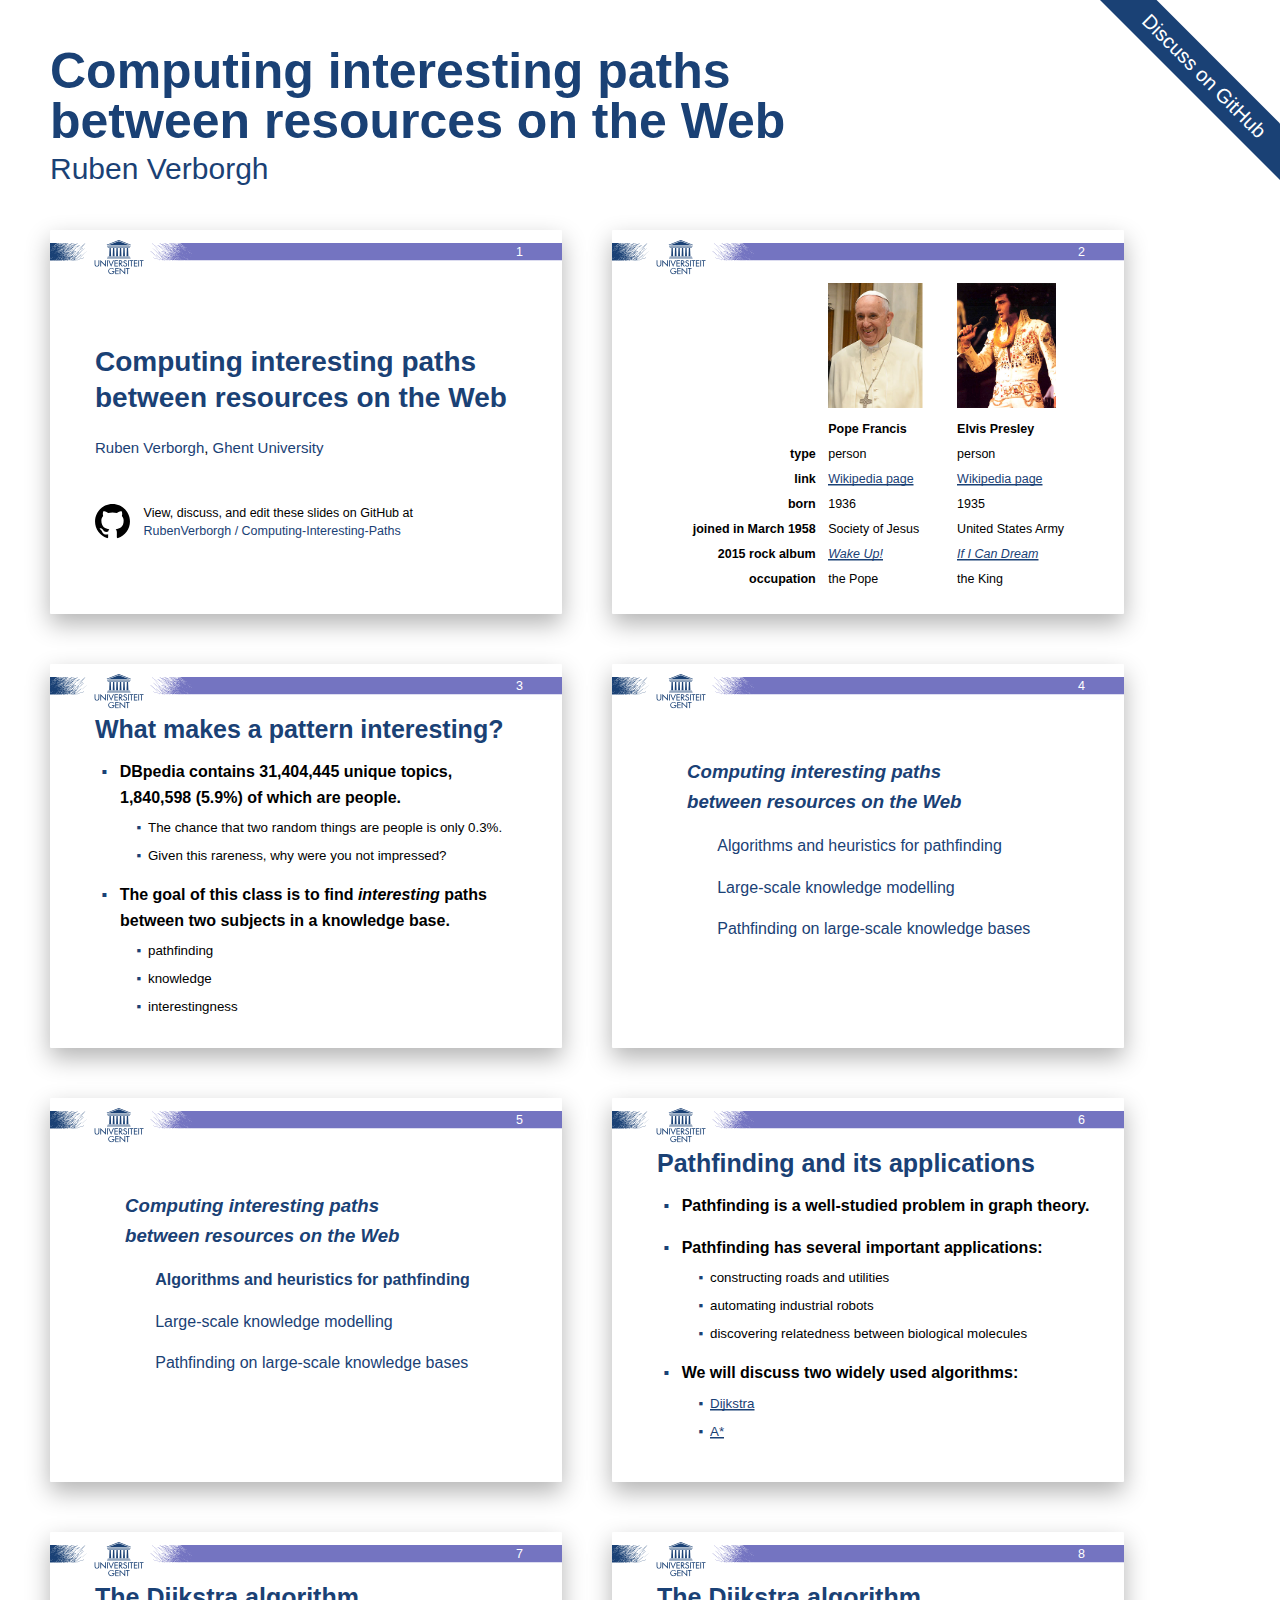
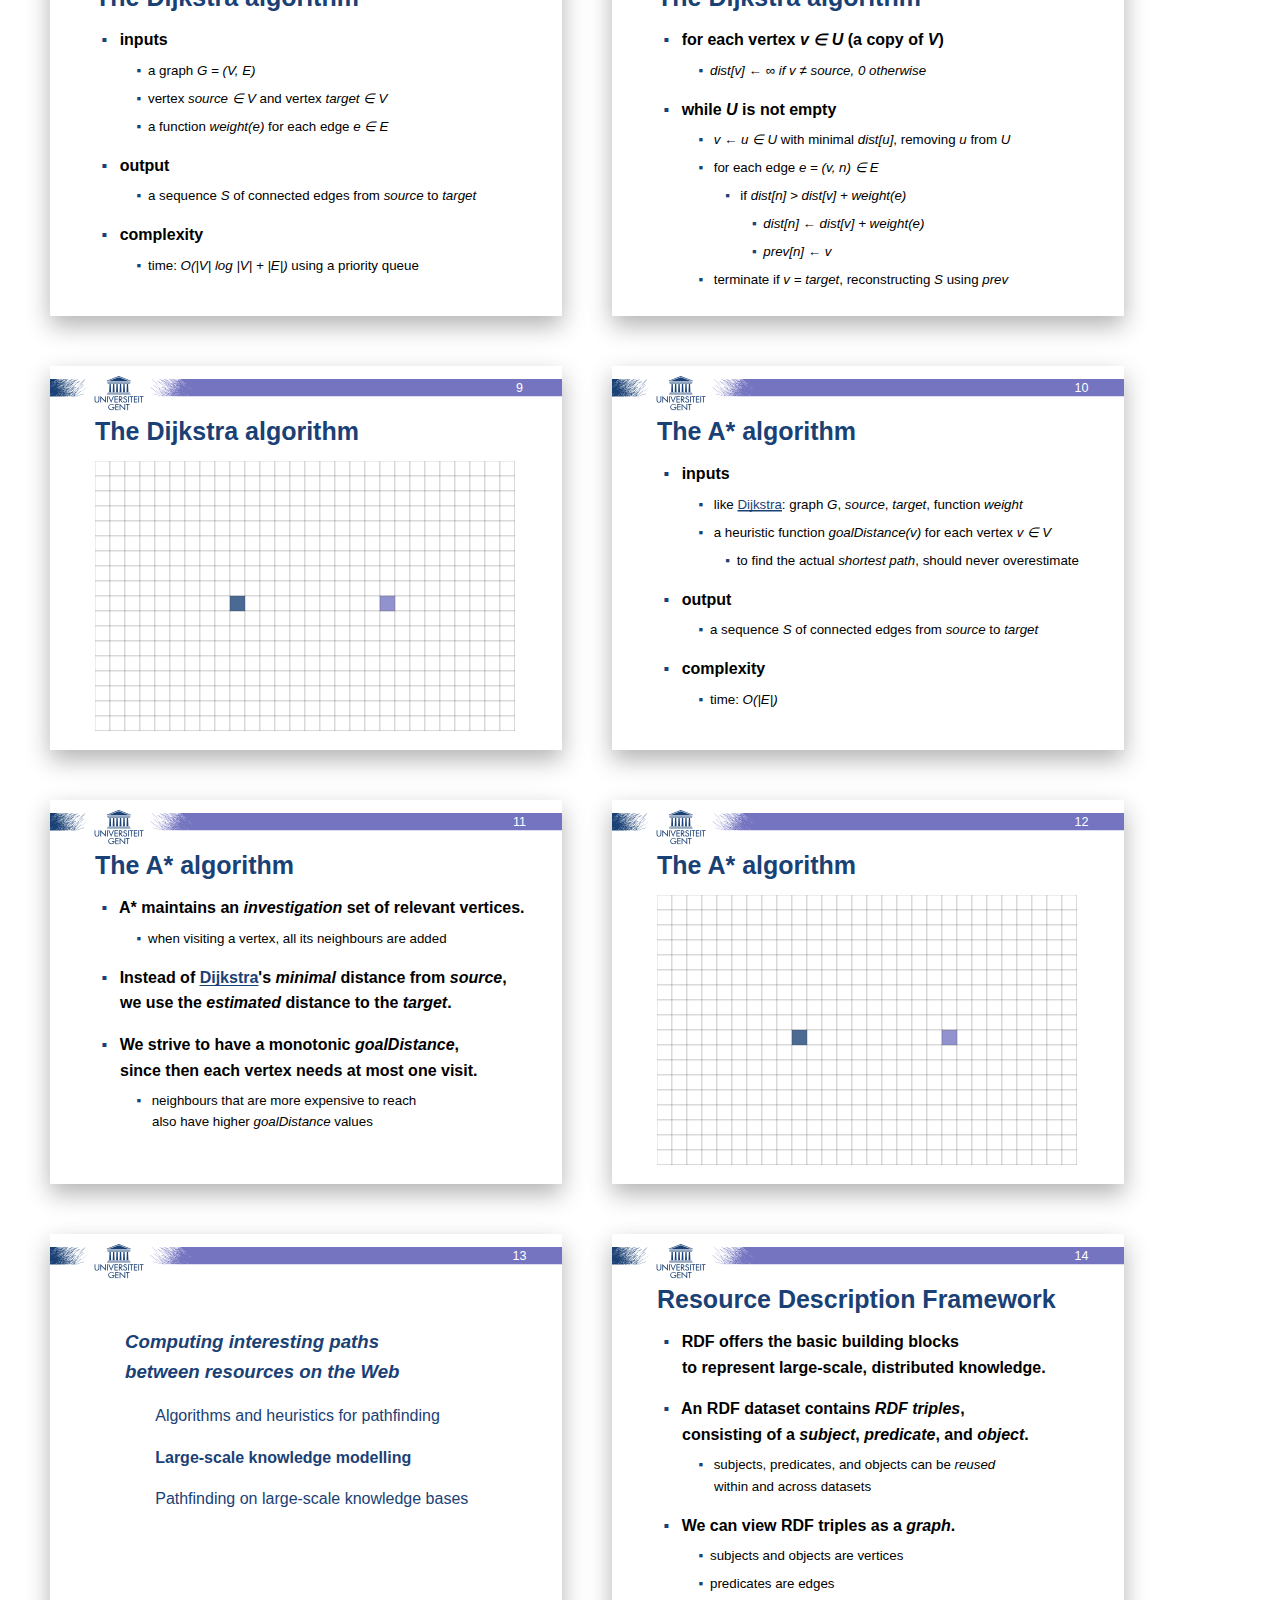
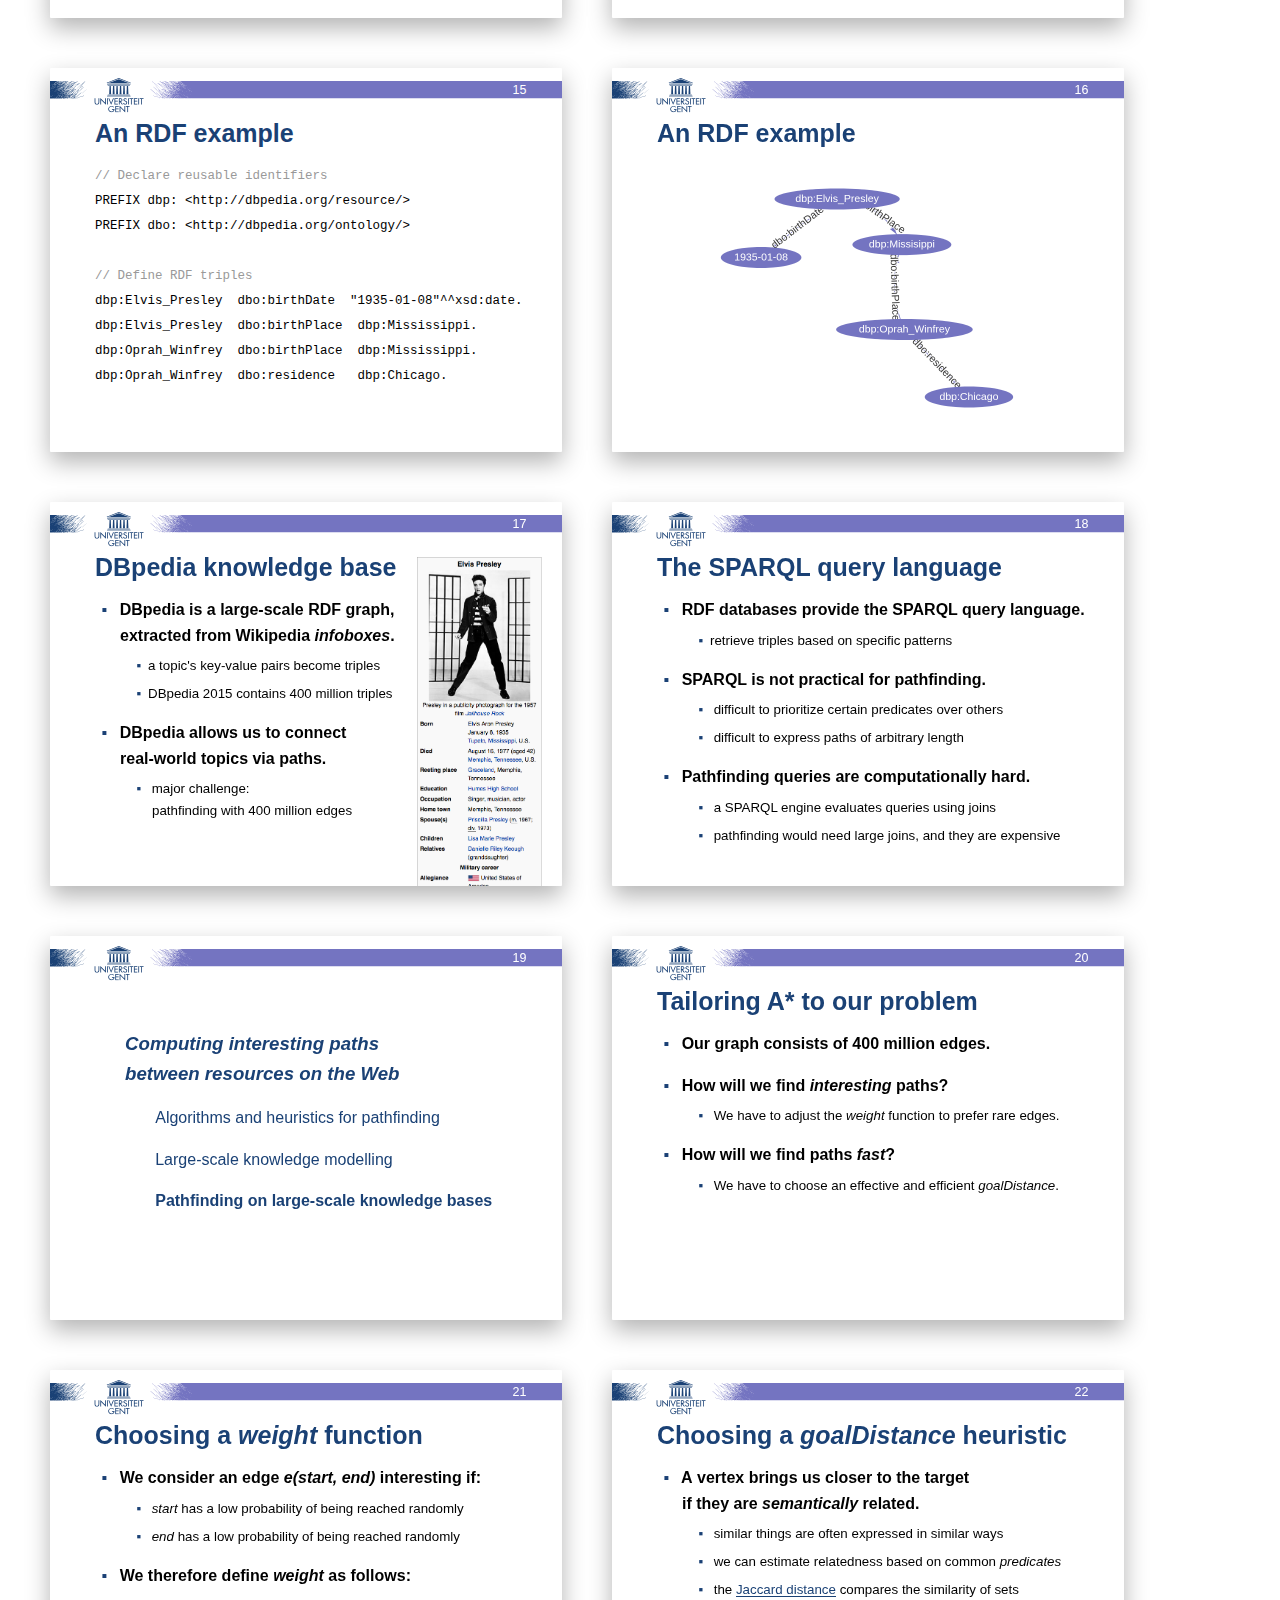
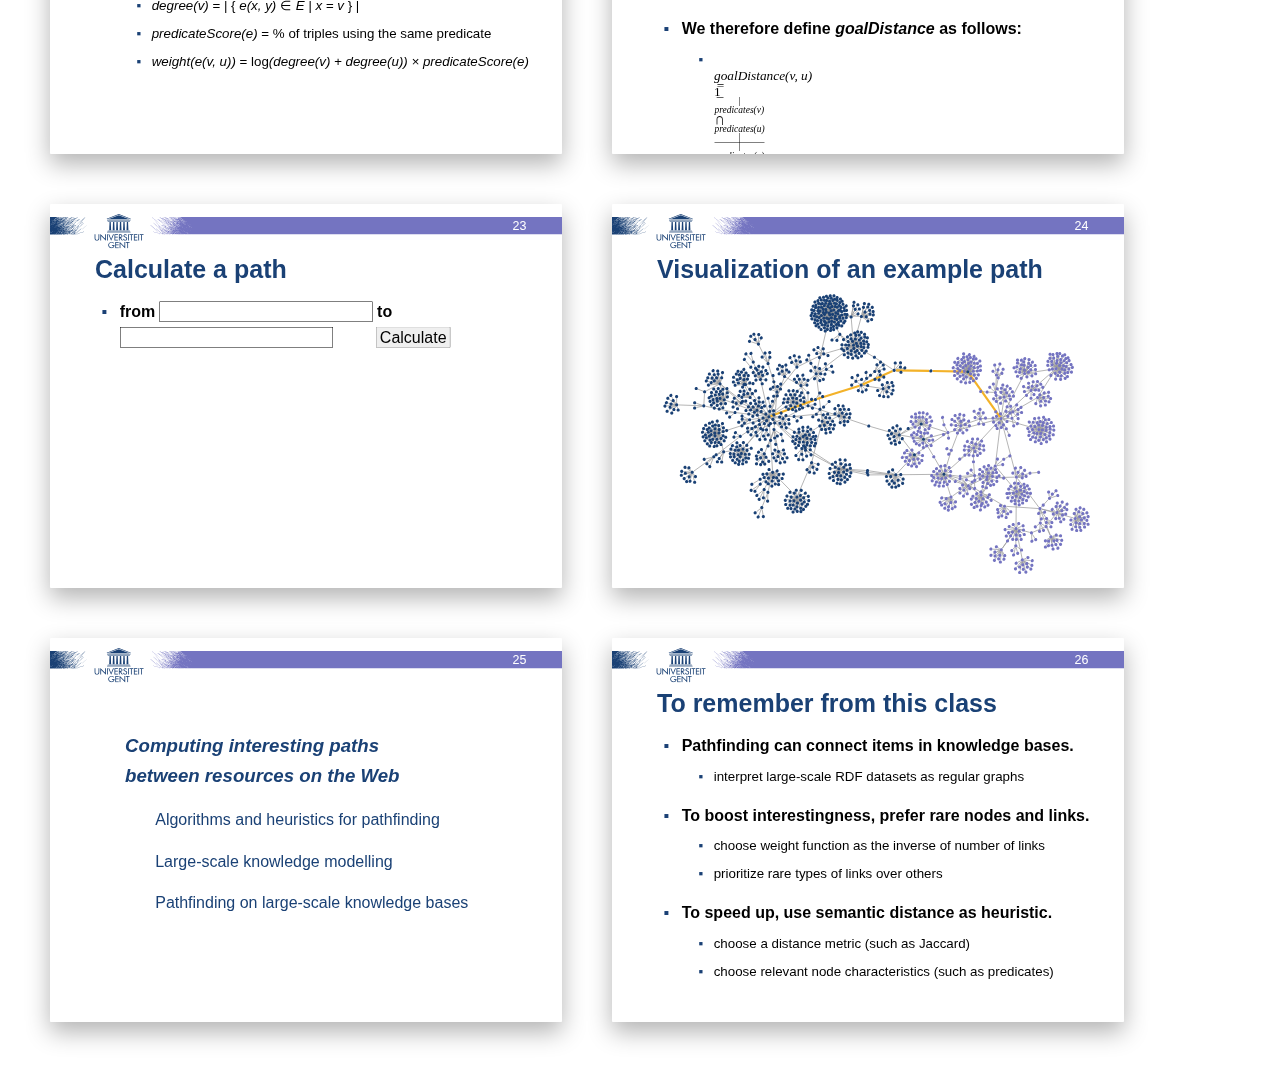
<file: index.html>
<!DOCTYPE html>
<html lang="en">
<head>
  <title>Computing interesting paths between resources on the Web</title>
  <meta charset="utf-8">
  <meta http-equiv="x-ua-compatible" content="ie=edge">
  <meta name="viewport" content="width=device-width,initial-scale=1,maximum-scale=1">
  <link rel="stylesheet" href="styles/screen-4x3.css">
  <link rel="stylesheet" href="styles/mathml.css">
  <link rel="stylesheet" href="styles/custom.css">
  <link rel="stylesheet" href="eic/jquery-ui.css">
  <link rel="stylesheet" href="eic/jquery-ui.theme.css">
</head>
<body class="shower list">
  <header class="caption">
    <h1>
      Computing interesting paths<br>
      between resources on the Web
    </h1>
    <p><a href="http://ruben.verborgh.org/">Ruben Verborgh</a></p>
  </header>

  <div class="title slide" id="cover">
    <h2>
      Computing interesting paths<br>
      between resources on the Web
    </h2>
    <p class="author">
      <a href="http://ruben.verborgh.org/">Ruben Verborgh</a>,
      <a href="http://www.ugent.be/">Ghent University</a>
    </p>
    <p class="source">
      <a href="https://github.com/RubenVerborgh/Computing-Interesting-Paths"><img alt="" src="images/github.svg" /></a>
      View, discuss, and edit these slides on GitHub at<br>
      <a href="https://github.com/RubenVerborgh/Computing-Interesting-Paths">RubenVerborgh / Computing-Interesting-Paths</a>
    </p>
  </div>

  <div class="slide">
    <table class="seamless">
      <tr>
        <th>&nbsp;</th>
        <th><a href="https://commons.wikimedia.org/wiki/File:Cristina_de_Kirchner_with_Franciscus_in_2015-2_(cropped).jpg" class="image"><img src="images/pope-francis.jpg" alt="" /></a></th>
        <th><a href="https://en.wikipedia.org/wiki/File:ElvisPresleyAlohafromHawaii.jpg" class="image"><img src="images/elvis.jpg" alt="" /></a></th>
      </tr>
      <tr>
        <th>&nbsp;</th>
        <th>Pope Francis</th>
        <th>Elvis Presley</th>
      </tr>
      <tr class="next">
        <th>type</th>
        <td>person</td>
        <td>person</td>
      </tr>
      <tr class="next">
        <th>link</th>
        <td><a href="https://en.wikipedia.org/wiki/Pope_Francis">Wikipedia page</a></td>
        <td><a href="https://en.wikipedia.org/wiki/Elvis_Presley">Wikipedia page</a></td>
      </tr>
      <tr class="next">
        <th>born</th>
        <td>1936</td>
        <td>1935</td>
      </tr>
      <tr class="next">
        <th>joined in March 1958</th>
        <td>Society of Jesus</td>
        <td class="next">United States Army</td>
      </tr>
      <tr class="next">
        <th>2015 rock album</th>
        <td><a href="http://www.rollingstone.com/music/news/pope-francis-to-release-pop-rock-album-wake-up-20150925"><i>Wake Up!</i></a></td>
        <td><a href="http://www.rollingstone.com/music/news/hear-elvis-presleys-powerful-newly-orchestrated-if-i-can-dream-20150812"><i>If I Can Dream</i></a></td>
      </tr>
      <tr class="next">
        <th>occupation</th>
        <td>the Pope</td>
        <td class="next">the King</td>
      </tr>
    </table>
  </div>

  <div class="slide">
    <h2>What makes a pattern interesting?</h2>
    <ul>
      <li>
        DBpedia contains 31,404,445 unique topics,<br>
        1,840,598 (5.9%) of which are people.
        <ul>
          <li class="next">The chance that two random things are people is only 0.3%.</li>
          <li class="next">Given this rareness, why were you not impressed?</li>
        </ul>
      </li>
      <li class="next">
        The goal of this class is to find <em>interesting</em> paths
        between two subjects in a knowledge base.
        <ul>
          <li class="next">pathfinding</li>
          <li class="next">knowledge</li>
          <li class="next">interestingness</li>
        </ul>
      </li>
    </ul>
  </div>

  <div class="toc slide" id="index">
    <h2><a href="#cover">Computing interesting paths<br>between resources on the Web</a></h2>
    <ul>
      <li><a href="#algorithms">Algorithms and heuristics for pathfinding</a></li>
      <li><a href="#knowledge">Large-scale knowledge modelling</a></li>
      <li><a href="#large-scale-paths">Pathfinding on large-scale knowledge bases</a></li>
    </ul>
  </div>

  <div class="toc slide" id="algorithms">
    <h2><a href="#cover">Computing interesting paths<br>between resources on the Web</a></h2>
    <ul>
      <li class="current"><a href="#algorithms">Algorithms and heuristics for pathfinding</a></li>
      <li><a href="#knowledge">Large-scale knowledge modelling</a></li>
      <li><a href="#large-scale-paths">Pathfinding on large-scale knowledge bases</a></li>
    </ul>
  </div>

  <div class="slide">
    <h2>Pathfinding and its applications</h2>
    <ul>
      <li>
        Pathfinding is a well-studied problem in graph theory.
      </li>
      <li class="next">
        Pathfinding has several important applications:
        <ul class="next">
          <li>constructing roads and utilities</li>
          <li>automating industrial robots</li>
          <li>discovering relatedness between biological molecules</li>
        </ul>
      </li>
      <li class="next">
        We will discuss two widely used algorithms:
        <ul class="next">
          <li><a href="#dijkstra">Dijkstra</a></li>
          <li><a href="#a-star">A*</a></li>
        </ul>
      </li>
    </ul>
  </div>

  <div class="slide" id="dijkstra">
    <h2>The Dijkstra algorithm</h2>
    <ul>
      <li>
        inputs
        <ul>
          <li>a graph <em>G = (V, E)</em></li>
          <li>vertex <em>source ∈ V</em> and vertex <em>target ∈ V</em></li>
          <li>a function <em>weight(e)</em> for each edge <em>e ∈ E</em></li>
        </ul>
      </li>
      <li class="next">
        output
        <ul>
          <li>a sequence <em>S</em> of connected edges from <em>source</em> to <em>target</em></li>
        </ul>
      </li>
      <li class="next">
        complexity
        <ul>
          <li>time: <em>O(|V| log |V| + |E|)</em> using a priority queue</li>
        </ul>
      </li>
    </ul>
  </div>

  <div class="slide" id="dijkstra-algorithm">
    <h2>The Dijkstra algorithm</h2>
    <ul>
      <li class="next">
        for each vertex <em>v ∈ U</em> (a copy of <em>V</em>)
        <ul>
          <li class="next"><em>dist[v] ← ∞ if v ≠ source, 0 otherwise</em></li>
        </ul>
      </li>
      <li class="next">
        while <em>U</em> is not empty
        <ul>
          <li class="next">
            <em>v ← u ∈ U</em> with minimal <em>dist[u]</em>,
            removing <em>u</em> from <em>U</em>
          </li>
          <li class="next">
            for each edge <em>e = (v, n) ∈ E</em>
            <ul>
              <li class="next">
                if <em>dist[n] &gt; dist[v] + weight(e)</em>
                <ul class="next">
                  <li><em>dist[n] ← dist[v] + weight(e)</em></li>
                  <li><em>prev[n] ← v</em></li>
                </ul>
              </li>
            </ul>
          </li>
          <li class="next">
            terminate if <em>v = target</em>,
            reconstructing <em>S</em> using <em>prev</em>
          </li>
        </ul>
      </li>
    </ul>
  </div>

  <div class="slide" id="dijkstra-example">
    <h2>The Dijkstra algorithm</h2>
    <iframe src="pathfinding/?method=dijkstra"></iframe>
  </div>

  <div class="slide" id="a-star">
    <h2>The A* algorithm</h2>
    <ul>
      <li>
        inputs
        <ul>
          <li>
            like <a href="#dijkstra">Dijkstra</a>:
            graph <em>G</em>, <em>source</em>, <em>target</em>, function <em>weight</em>
          </li>
          <li class="next">
            a heuristic function <em>goalDistance(v)</em> for each vertex <em>v ∈ V</em>
            <ul>
              <li>to find the actual <em>shortest path</em>, should never overestimate</li>
            </ul>
          </li>
        </ul>
      </li>
      <li class="next">
        output
        <ul>
          <li>a sequence <em>S</em> of connected edges from <em>source</em> to <em>target</em></li>
        </ul>
      </li>
      <li class="next">
        complexity
        <ul>
          <li>time: <em>O(|E|)</em></li>
        </ul>
      </li>
    </ul>
  </div>

  <div class="slide" id="a-star-algorithm">
    <h2>The A* algorithm</h2>
    <ul>
      <li>
        A* maintains an <em>investigation</em> set of relevant vertices.
        <ul>
          <li>when visiting a vertex, all its neighbours are added</li>
        </ul>
      </li>
      <li class="next">
        Instead of <a href="#dijkstra-algorithm">Dijkstra</a>'s
        <em>minimal</em> distance from <em>source</em>,<br>
        we use the <em>estimated</em> distance to the <em>target</em>.
      </li>
      <li class="next">
        We strive to have a monotonic <em>goalDistance</em>,<br>
        since then each vertex needs at most one visit.
        <ul>
          <li>
            neighbours that are more expensive to reach<br>
            also have higher <em>goalDistance</em> values
          </li>
        </ul>
      </li>
    </ul>
  </div>

  <div class="slide" id="a-star-example">
    <h2>The A* algorithm</h2>
    <iframe src="pathfinding/?method=astar"></iframe>
  </div>

  <div class="toc slide" id="knowledge">
    <h2><a href="#cover">Computing interesting paths<br>between resources on the Web</a></h2>
    <ul>
      <li><a href="#algorithms">Algorithms and heuristics for pathfinding</a></li>
      <li class="current"><a href="#knowledge">Large-scale knowledge modelling</a></li>
      <li><a href="#large-scale-paths">Pathfinding on large-scale knowledge bases</a></li>
    </ul>
  </div>

  <div class="slide" id="rdf">
    <h2>Resource Description Framework</h2>
    <ul>
      <li class="next">
        RDF offers the basic building blocks<br>
        to represent large-scale, distributed knowledge.
      </li>
      <li class="next">
        An RDF dataset contains <em>RDF triples</em>,<br>
        consisting of a <em>subject</em>, <em>predicate</em>, and <em>object</em>.
        <ul>
          <li>
            subjects, predicates, and objects can be <em>reused</em><br>
            within and across datasets
          </li>
        </ul>
      </li>
      <li class="next">
        We can view RDF triples as a <em>graph</em>.
        <ul>
          <li>subjects and objects are vertices</li>
          <li>predicates are edges</li>
        </ul>
      </li>
    </ul>
  </div>

  <div class="slide" id="rdf-example">
    <h2>An RDF example</h2>
    <pre><code><span class="comment">// Declare reusable identifiers</span>
PREFIX dbp: &lt;http://dbpedia.org/resource/&gt;
PREFIX dbo: &lt;http://dbpedia.org/ontology/&gt;

<span class="comment">// Define RDF triples</span>
<span class="next">dbp:Elvis_Presley  dbo:birthDate  "1935-01-08"^^xsd:date.</span>
<span class="next">dbp:Elvis_Presley  dbo:birthPlace  dbp:Mississippi.</span>
<span class="next">dbp:Oprah_Winfrey  dbo:birthPlace  dbp:Mississippi.</span>
<span class="next">dbp:Oprah_Winfrey  dbo:residence   dbp:Chicago.</span>
</code></pre>
  </div>

  <div class="slide" id="rdf-example-graph">
    <h2>An RDF example</h2>
    <iframe src="triples/"></iframe>
  </div>

  <div class="slide" id="dbpedia">
    <h2>DBpedia knowledge base</h2>
    <a href="https://en.wikipedia.org/wiki/Elvis_Presley" class="next image"><img src="images/wikipedia.png" alt="[Wikipedia infobox]" class="top right" /></a>
    <ul>
      <li class="next">
        DBpedia is a large-scale RDF graph,<br>
        extracted from Wikipedia <em>infoboxes</em>.
        <ul>
          <li>a topic's key-value pairs become triples</li>
          <li>DBpedia 2015 contains <span class="next">400</span> million triples</li>
        </ul>
      </li>
      <li class="next">
        DBpedia allows us to connect<br>
        real-world topics via paths.
        <ul>
          <li>
            major challenge:<br>
            pathfinding with 400 million edges
          </li>
        </ul>
      </li>
    </ul>
  </div>

  <div class="slide">
    <h2>The SPARQL query language</h2>
    <ul>
      <li>
        RDF databases provide the SPARQL query language.
        <ul>
          <li>retrieve triples based on specific patterns</li>
        </ul>
      </li>
      <li class="next">
        SPARQL is not practical for pathfinding.
        <ul>
          <li> difficult to prioritize certain predicates over others </li>
          <li> difficult to express paths of arbitrary length </li>
        </ul>
      </li>
      <li class="next">
        Pathfinding queries are computationally hard.
        <ul>
          <li> a SPARQL engine evaluates queries using joins </li>
          <li> pathfinding would need large joins, and they are expensive </li>
        </ul>
      </li>
    </ul>
  </div>

  <div class="toc slide" id="large-scale-paths">
    <h2><a href="#cover">Computing interesting paths<br>between resources on the Web</a></h2>
    <ul>
      <li><a href="#algorithms">Algorithms and heuristics for pathfinding</a></li>
      <li><a href="#knowledge">Large-scale knowledge modelling</a></li>
      <li class="current"><a href="#large-scale-paths">Pathfinding on large-scale knowledge bases</a></li>
    </ul>
  </div>

  <div class="slide">
    <h2>Tailoring A* to our problem</h2>
    <ul>
      <li>
        Our graph consists of 400 million edges.
      </li>
      <li>
        How will we find <em>interesting</em> paths?
        <ul>
          <li class="next">
            We have to adjust the <em>weight</em> function to prefer rare edges.
          </li>
        </ul>
      </li>
      <li>
        How will we find paths <em>fast</em>?
        <ul>
          <li class="next">
            We have to choose an effective and efficient <em>goalDistance</em>.
          </li>
        </ul>
      </li>
    </ul>
  </div>

  <div class="slide">
    <h2>Choosing a <em>weight</em> function</h2>
    <ul>
      <li>
        We consider an edge <em>e(start, end)</em> interesting if:
        <ul>
          <li class="next"> <em>start</em> has a low probability of being reached randomly </li>
          <li class="next"> <em>end</em>   has a low probability of being reached randomly </li>
        </ul>
      </li>
      <li>
        We therefore define <em>weight</em> as follows:
        <ul>
          <li class="next">
            <em>degree(v)</em> = | { <em>e(x, y)</em> ∈ <em>E | x = v</em> } |
          </li>
          <li class="next">
            <em>predicateScore(e)</em> = % of triples using the same predicate
          </li>
          <li class="next">
            <em>weight(e(v, u))</em> = log<em>(degree(v) + degree(u)) × predicateScore(e)</em>
        </ul>
      </li>
    </ul>
  </div>

  <div class="slide">
    <h2>Choosing a <em>goalDistance</em> heuristic</h2>
    <ul>
      <li>
        A vertex brings us closer to the target<br>
        if they are <em>semantically</em> related.
        <ul>
          <li class="next">
            similar things are often expressed in similar ways
          </li>
          <li class="next">
            we can estimate relatedness based on common <em>predicates</em>
          </li>
          <li class="next">
            the <a href="https://class.coursera.org/nlp/lecture/184">Jaccard distance</a>
            compares the similarity of sets
          </li>
        </ul>
      </li>
      <li>
        We therefore define <em>goalDistance</em> as follows:
        <ul>
          <li class="next">
            <math>
              <mi>goalDistance(v, u)</mi> <mo>=</mo>
              <mn>1</mn> <mo>–</mo>
              <mfrac>
                <mrow><mo>|</mo><mi>predicates(v)</mi><mo>⋂</mo><mi>predicates(u)</mi><mo>|</mo></mrow>
                <mrow><mo>|</mo><mi>predicates(v)</mi><mo>⋃</mo><mi>predicates(u)</mi><mo>|</mo></mrow>
              </mfrac>
            </math>
          </li>
        </ul>
      </li>
    </ul>
  </div>

  <div class="slide" id="path-example">
    <h2>Calculate a path</h2>
    <ul>
      <li>
        from <input id="start" />
        to <input id="end" />
        <button id="find">Calculate</button>
        <ul id="path">
        </ul>
      </li>
    </ul>
  </div>

  <div class="slide">
    <h2>Visualization of an example path</h2>
    <img src="images/path.svg" class="full width" alt="" />
  </div>

  <div class="toc slide" id="review">
    <h2><a href="#cover">Computing interesting paths<br>between resources on the Web</a></h2>
    <ul>
      <li><a href="#algorithms">Algorithms and heuristics for pathfinding</a></li>
      <li><a href="#knowledge">Large-scale knowledge modelling</a></li>
      <li><a href="#large-scale-paths">Pathfinding on large-scale knowledge bases</a></li>
    </ul>
  </div>

  <div class="slide">
    <h2>To remember from this class</h2>
    <ul>
      <li class="next">
        Pathfinding can connect items in knowledge bases.
        <ul>
          <li> interpret large-scale RDF datasets as regular graphs </li>
        </ul>
      </li>
      <li class="next">
        To boost interestingness, prefer rare nodes and links.
        <ul>
          <li> choose weight function as the inverse of number of links </li>
          <li> prioritize rare types of links over others </li>
        </ul>
      </li>
      <li class="next">
        To speed up, use semantic distance as heuristic.
        <ul>
          <li> choose a distance metric (such as Jaccard) </li>
          <li> choose relevant node characteristics (such as predicates) </li>
        </ul>
      </li>
    </ul>
  </div>

  <div class="progress"></div>
  <footer class="badge">
    <a href="https://github.com/RubenVerborgh/Computing-Interesting-Paths">Discuss on GitHub</a>
  </footer>
  <script src="scripts/shower.min.js"></script>
  <script src="eic/jquery.js"></script>
  <script src="eic/jquery-ui.js"></script>
  <script src="eic/eic.js"></script>
  <script>
    setInterval(function (e) {
      ((e = document.activeElement).tagName === 'IFRAME') && e.blur();
    }, 100);
  </script>
</body>
</html>
</file>
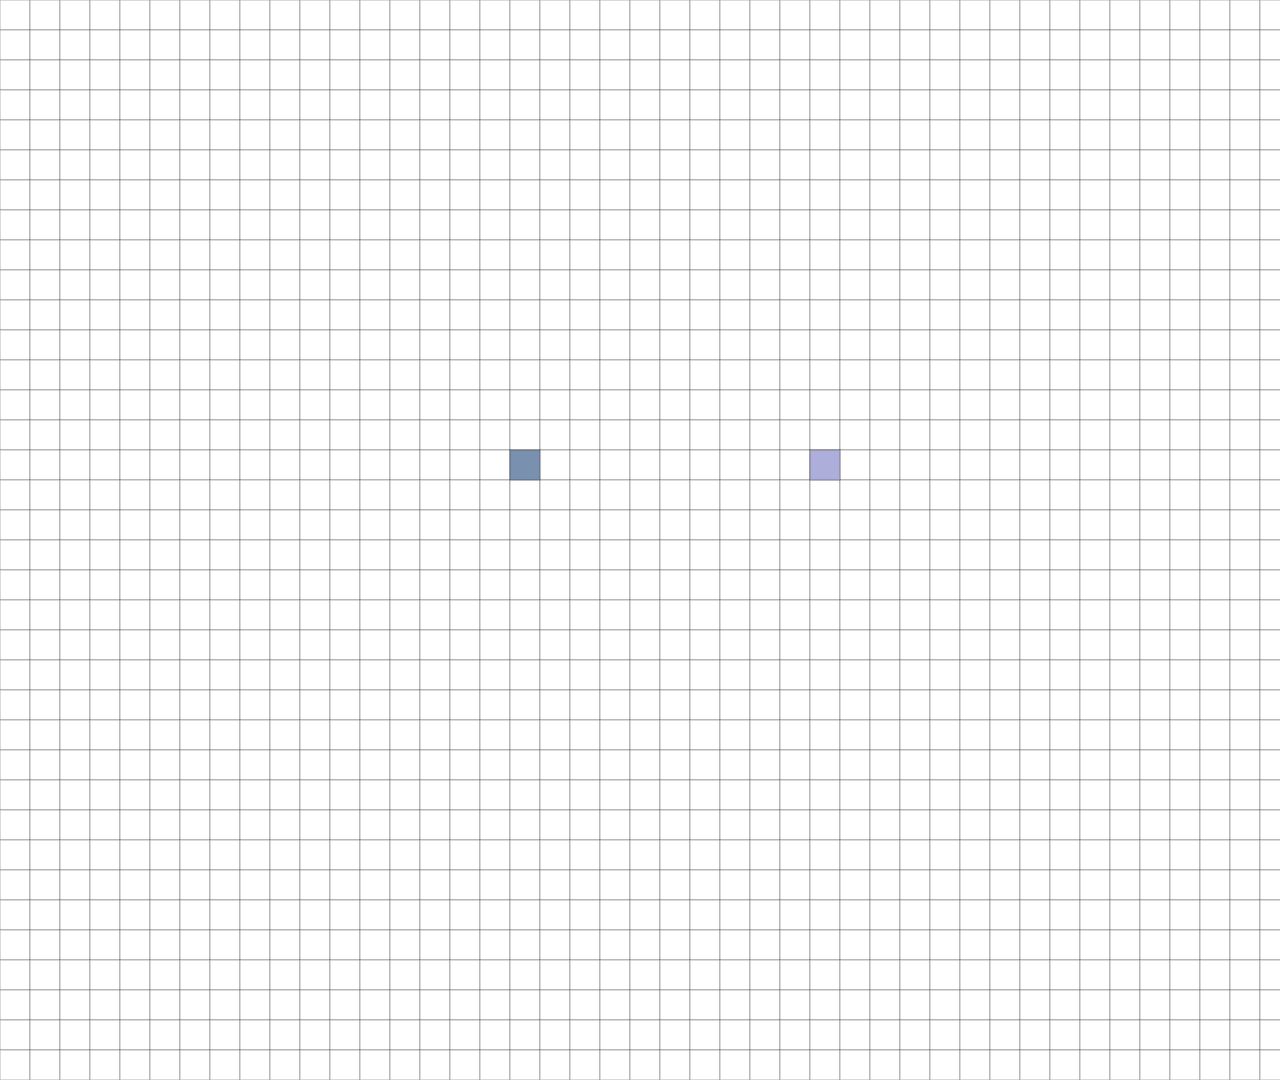
<file: pathfinding/index.html>
<!DOCTYPE HTML>
<html lang="en">
  <head>
    <meta charset="UTF-8">
    <title>PathFinding.js</title>

    <script type="text/javascript" src="./lib/raphael-min.js"></script>
    <script type="text/javascript" src="./lib/es5-shim.min.js"></script>
    <script type="text/javascript" src="./lib/jquery-1.7.2.min.js"></script>
    <script type="text/javascript" src="./lib/state-machine.min.js"></script>
    <script type="text/javascript" src="./lib/async.min.js"></script>
    <script type="text/javascript" src="./lib/pathfinding-browser.min.js"></script>
    <script type="text/javascript" src="./js/view.js"></script>
    <script type="text/javascript" src="./js/controller.js"></script>
    <script type="text/javascript" src="./js/panel.js"></script>
    <script type="text/javascript" src="./js/main.js"></script>
  </head>
  <body style="margin: 0; padding: 0; overflow: hidden">
    <div id="draw_area"></div>
  </body>
</html>
</file>
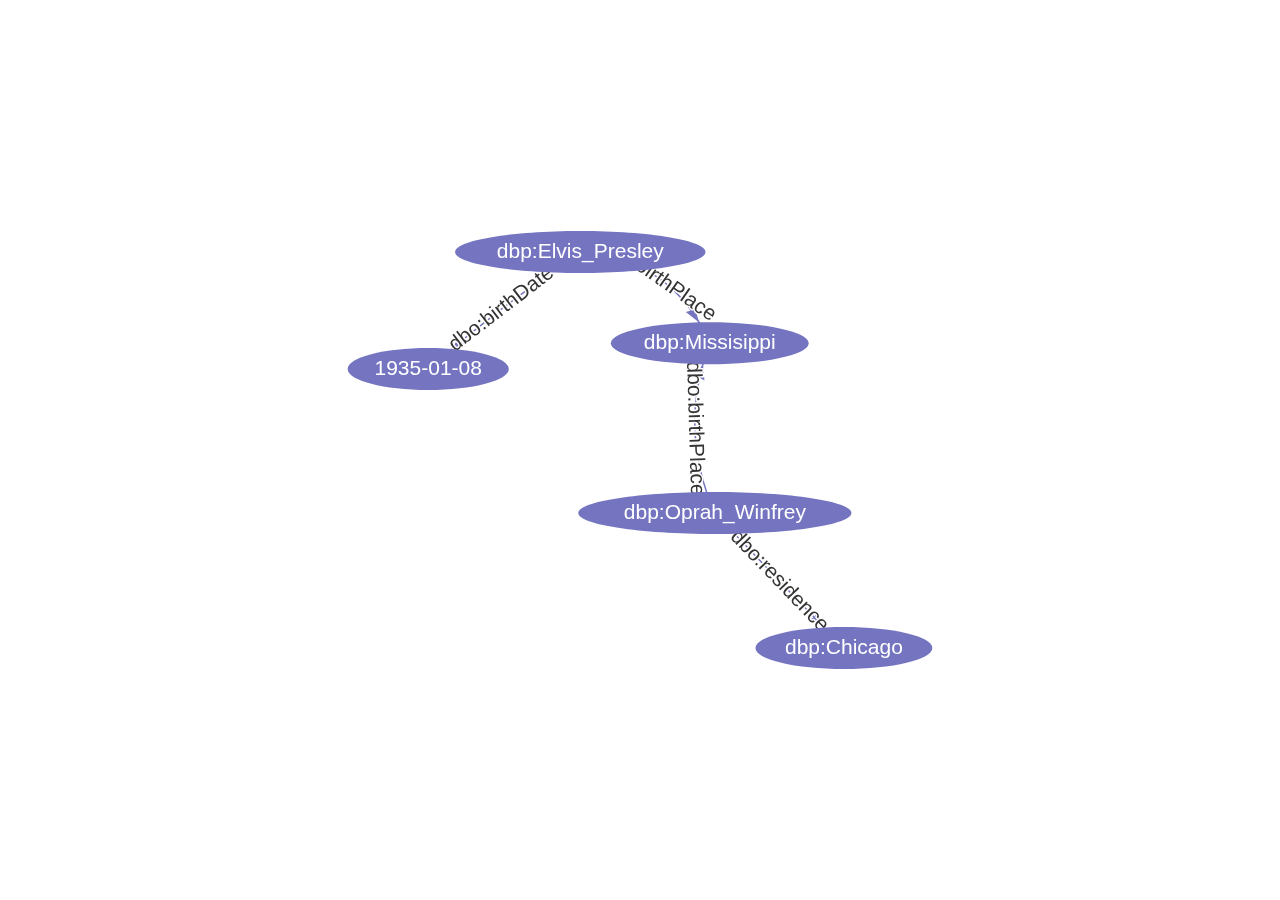
<file: triples/index.html>
<!DOCTYPE html>
<html lang="en">
<head>
  <title>The Semantic Web &amp; Linked Data</title>
  <script src="vis.custom.min.js"></script>
  <style>
  html, body { margin: 0; padding: 0; width: 100%; height: 100%; }
  </style>
</head>
<body>
<script>
var graph = new vis.Network(
  document.body,
  {
    nodes: [
      { id: 'elvis', label: 'dbp:Elvis_Presley', x: 1, y: 1 },
      { id: 'date',  label: '1935-01-08', x: 4, y: 1 },
      { id: 'miss',  label: 'dbp:Missisippi', x: 11, y: 5 },
      { id: 'oprah', label: 'dbp:Oprah_Winfrey', x: 10, y: 5 },
      { id: 'chic',  label: 'dbp:Chicago', x: 20, y: 5 },
    ],
    edges: [
      { from: 'elvis', to: 'date', label: 'dbo:birthDate' },
      { from: 'elvis', to: 'miss', label: 'dbo:birthPlace' },
      { from: 'oprah', to: 'miss', label: 'dbo:birthPlace' },
      { from: 'oprah', to: 'chic', label: 'dbo:residence' },
    ],
  },
  {
    nodes: {
      color: '#7474c1',
      font: { color: 'white', face: 'Arial' },
      borderWidth: 0,
    },
    edges: {
      color: '#7474c1',
      font: { align: 'middle', face: 'Arial' },
      arrows: { to: { scaleFactor: 0.5 }, },
    },
  });
graph.once('stabilized', function () { graph.moveTo({ scale: 1.5 }); });
</script>
</body>
</html>
</file>
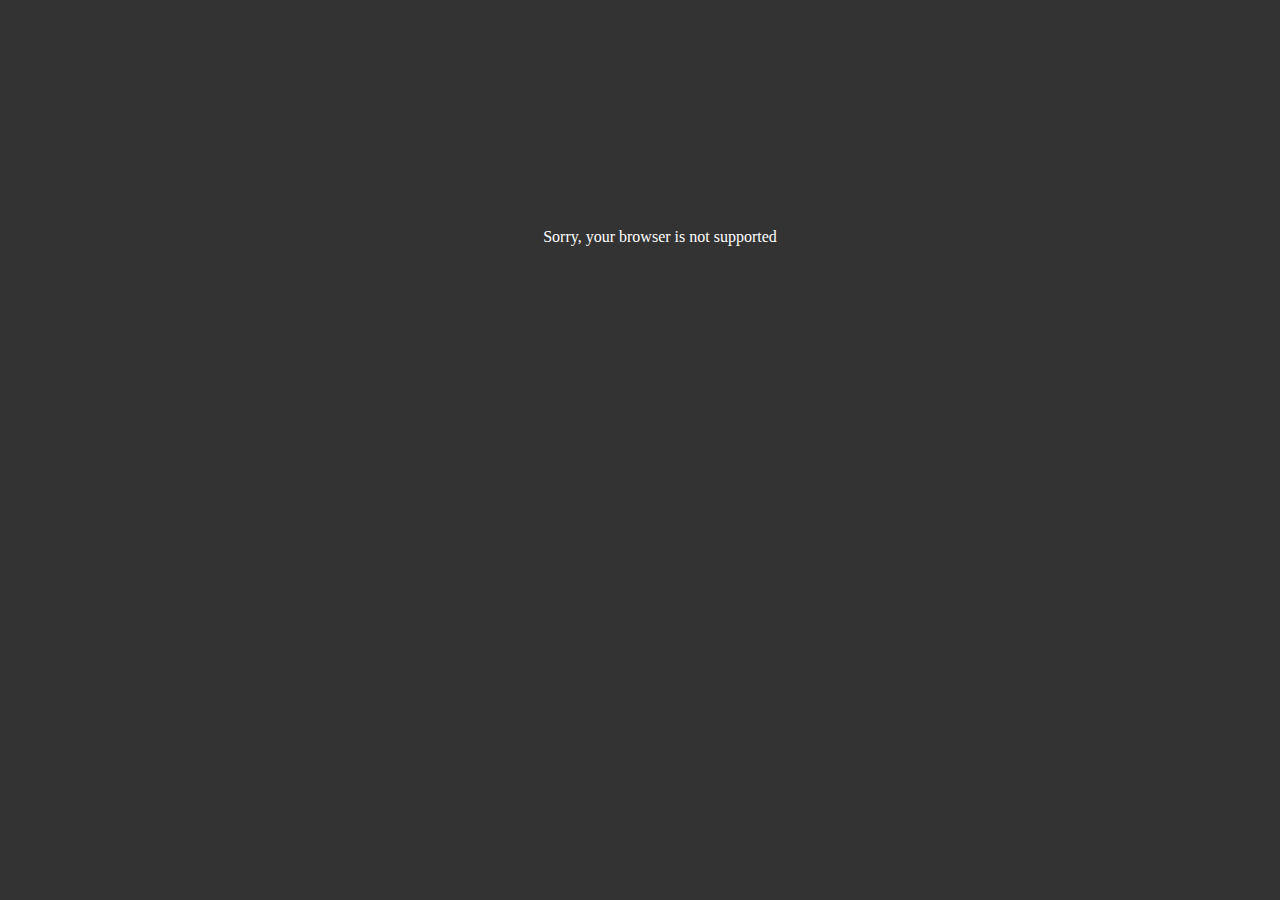
<file: pathfinding/notsupported.html>
<!DOCTYPE HTML>
<html lang="en">
<head>
    <meta charset="UTF-8">
    <title>PathFinding.js</title>
    <style type="text/css">
        body {
            background: #333;
        }

        #main {
            color: #fff;
            position: absolute;
            left: 50%;
            width: 500px;
            text-align: center;
            margin-left: -250px;
            margin-top: 200px;
            padding: 20px;
        }
    </style>
</head>
<body>
    <div id="main">
        Sorry, your browser is not supported
    </div>
</body>
</html>
</file>
<file: styles/screen-4x3.css>
/**
 * UGEnt theme for Shower HTML presentation engine
 * shower-ugent v2.0.0, undefined
 * @copyright 2010–2015 UGent, http://www.ugent.be/
 * @license undefined
 */
@charset "UTF-8";.badge,.slide{overflow:hidden}.badge,.slide.black:after,.slide.white:after{visibility:hidden}*,:after,:before{box-sizing:border-box}a,abbr,acronym,address,applet,article,aside,audio,b,big,blockquote,body,canvas,caption,center,cite,code,dd,del,details,dfn,div,dl,dt,em,embed,fieldset,figcaption,figure,footer,form,h1,h2,h3,h4,h5,h6,header,hgroup,html,i,iframe,img,ins,kbd,label,legend,li,mark,menu,nav,object,ol,output,p,pre,q,ruby,s,samp,section,small,span,strike,strong,sub,summary,sup,table,tbody,td,tfoot,th,thead,time,tr,tt,u,ul,var,video{margin:0;padding:0;border:0;font:inherit;vertical-align:baseline}article,aside,details,figcaption,figure,footer,header,hgroup,main,menu,nav,section{display:block}body{line-height:1}ol,ul{list-style:none}blockquote,q{quotes:none}blockquote:after,blockquote:before,q:after,q:before{content:'';content:none}table{border-collapse:collapse;border-spacing:0}a{text-decoration:none}@page{margin:0;size:1024px 768px}.shower{color:#000;counter-reset:slide;font:25px/2 "Helvetica Neue",Helvetica,Arial,sans-serif;-webkit-print-color-adjust:exact;-webkit-text-size-adjust:none;-moz-text-size-adjust:none;-ms-text-size-adjust:none}.slide blockquote,.slide dfn,.slide em,.slide i{font-style:italic}@media print{.shower{text-rendering:geometricPrecision}}.caption{font-size:25px;display:none;padding:.92em 1em .93em;width:100%;color:#3C3D40}.caption a,.caption h1{color:#1A4175}@media (min-width:1174px){.caption{font-size:50px}}@media (min-width:2348px){.caption{font-size:100px}}.caption h1{padding-bottom:.15em;font-weight:700;font-size:1em;line-height:1}.caption p{line-height:1;font-size:.6em}.slide{position:relative;z-index:1;padding:106px 60px 0 90px;width:1024px;height:768px;background:url(../images/header.svg) -6px 20px no-repeat #FFF;font-size:25px}.slide:after{position:absolute;top:3px;right:60px;padding-top:15px;width:50px;height:100px;color:#fff;counter-increment:slide;content:counter(slide);text-align:center}.slide h2{margin-bottom:34px;color:#1A4175;font-weight:700;font-size:50px;line-height:1}.slide p{margin-bottom:1em}.slide p.note{color:#979a9e}.slide a{background:-webkit-linear-gradient(bottom,currentColor .09em,transparent .09em) repeat-x;background:linear-gradient(to top,currentColor .09em,transparent .09em) repeat-x;color:#1A4175}.slide b,.slide strong{font-weight:700}.slide code,.slide kbd,.slide mark,.slide samp{padding:.1em .3em;border-radius:.2em}.slide code,.slide kbd,.slide samp{background:rgba(88,90,94,.1);line-height:1}.slide mark{background:#7474c1}.slide sub,.slide sup{position:relative;line-height:0;font-size:75%}.slide sub{bottom:-.25em}.slide sup{top:-.5em}.slide blockquote:before{position:absolute;margin:-.15em 0 0 -.43em;color:#CCC;line-height:1;font-size:8em;content:'\201C'}.slide blockquote+figcaption{margin:-1em 0 1em;font-style:italic;font-weight:700}.slide ol,.slide ul{margin-left:2em;margin-bottom:1em;counter-reset:list}.slide ol li,.slide ul li{page-break-inside:avoid;text-indent:-2em}.slide ol li:before,.slide ul li:before{display:inline-block;width:2em;color:#1A4175;font-weight:700;text-align:right}.slide pre code,.slide table{margin-left:-100px;width:calc(100% + 100px + 100px)}.slide ol ol,.slide ol ul,.slide ul ol,.slide ul ul{margin-bottom:0}.slide ul>li:before{padding-right:.5em;content:'▪'}.slide ol>li:before{padding-right:.4em;counter-increment:list;content:counter(list) "."}.slide table{margin-bottom:1em}.slide table td:first-child,.slide table th:first-child{padding-left:96px}.slide table td:last-child,.slide table th:last-child{padding-right:96px}.slide table th{text-align:left;font-weight:700}.slide table tr:not(:last-of-type)>*{background:-webkit-linear-gradient(bottom,rgba(88,90,94,.5) .055em,transparent .055em) repeat-x;background:linear-gradient(to top,rgba(88,90,94,.5) .055em,transparent .055em) repeat-x}.slide table.striped tr:nth-child(even){background:rgba(88,90,94,.1)}.slide table.striped tr>*{background-image:none}.slide pre{margin-bottom:1em;counter-reset:code;white-space:normal}.slide pre code{display:block;padding:0 0 0 100px;border-radius:0;background:0 0;line-height:2;white-space:pre;-moz-tab-size:4;-o-tab-size:4;tab-size:4}.badge,.progress,.region{display:none}.slide pre code:not(:only-child).mark{background:rgba(88,90,94,.1)}.slide pre code:not(:only-child):before{position:absolute;margin-left:-2em;color:#979a9e;counter-increment:code;content:counter(code,decimal-leading-zero) "."}.slide pre mark{position:relative;z-index:-1;margin:0 -.3em}.slide pre mark.important{background:#C00;color:#FFF}.slide pre mark.comment{margin:0;padding:0;background:0 0;color:#999}.slide footer{position:absolute;right:0;bottom:-768px;left:0;display:none;padding:41px 100px 8px;background:#ffc215;box-shadow:0 1px 0 #7474c1 inset;-webkit-transition:bottom .3s;transition:bottom .3s}.slide footer mark{background:rgba(255,255,255,.8)}.slide:hover>footer{bottom:0}.slide.grid{background-image:url(../images/grid.png);-ms-interpolation-mode:nearest-neighbor;image-rendering:-webkit-optimize-contrast;image-rendering:-moz-crisp-edges;image-rendering:pixelated}@media (-webkit-min-device-pixel-ratio:2),(min-resolution:2dppx){.slide.grid{background-image:url(../images/grid@2x.png);background-size:1024px auto}}.slide.black{background-color:#000}.slide.white{background-color:#FFF}.slide .double{-webkit-columns:2;-moz-columns:2;columns:2;-webkit-column-gap:75px;-moz-column-gap:75px;column-gap:75px}.slide .shout{position:absolute;top:50%;left:0;width:100%;text-align:center;line-height:1;font-size:150px;-webkit-transform:translateY(-50%);transform:translateY(-50%)}.slide .cover,.slide .place{top:50%;left:50%;position:absolute}.slide .shout a{background:-webkit-linear-gradient(bottom,currentColor .11em,transparent .11em) repeat-x;background:linear-gradient(to top,currentColor .11em,transparent .11em) repeat-x}.slide .cover{z-index:-1;-webkit-transform:translate(-50%,-50%);transform:translate(-50%,-50%);max-width:100%;max-height:100%}.slide .cover.w,.slide .cover.width{width:100%;max-height:none}.slide .cover.h,.slide .cover.height{height:100%;max-width:none}.slide .cover+figcaption{position:absolute;bottom:20px;right:10px;font-size:12px;opacity:.7;-webkit-transform-origin:0 100%;transform-origin:0 100%;-webkit-transform:translateX(100%) rotate(-90deg);transform:translateX(100%) rotate(-90deg)}.slide .cover+figcaption.white{color:#FFF}.slide .cover+figcaption a{color:currentcolor}.slide .place{-webkit-transform:translate(-50%,-50%);transform:translate(-50%,-50%)}.slide .place.b.l,.slide .place.b.r,.slide .place.bottom.left,.slide .place.bottom.right,.slide .place.t.l,.slide .place.t.r,.slide .place.top.left,.slide .place.top.right{-webkit-transform:none;transform:none}.slide .place.b,.slide .place.bottom,.slide .place.t,.slide .place.top{-webkit-transform:translate(-50%,0);transform:translate(-50%,0)}.slide .place.l,.slide .place.left,.slide .place.r,.slide .place.right{-webkit-transform:translate(0,-50%);transform:translate(0,-50%)}.slide .place.t,.slide .place.t.r,.slide .place.top,.slide .place.top.left,.slide .place.top.right{top:0}.slide .place.r,.slide .place.right{right:0;left:auto}.slide .place.b,.slide .place.b.l,.slide .place.b.r,.slide .place.bottom,.slide .place.bottom.left,.slide .place.bottom.right{top:auto;bottom:0}.slide .place.l,.slide .place.left{left:0}.progress{position:absolute;left:-12px;bottom:0;z-index:1;width:0;height:0;box-sizing:content-box;border:6px solid #7474c1;border-right-color:transparent;-webkit-transition:width .2s linear;transition:width .2s linear;clip:rect(6px,1036px,12px,12px)}.progress[style*='100%']{padding-left:6px}.badge{font-size:10px;position:absolute;top:0;right:0;width:9em;height:9em}@media (min-width:1174px){.badge{font-size:20px}}@media (min-width:2348px){.badge{font-size:40px}}.badge a{position:absolute;right:-50%;bottom:50%;left:-50%;visibility:visible;background:#1A4175;color:#FFF;text-align:center;line-height:2;-webkit-transform-origin:50% 100%;transform-origin:50% 100%;-webkit-transform:rotate(45deg);transform:rotate(45deg)}@media screen{.shower.list{width:100%;display:-webkit-box;display:-webkit-flex;display:-ms-flexbox;display:flex;-webkit-flex-wrap:wrap;-ms-flex-wrap:wrap;flex-wrap:wrap;position:absolute;clip:rect(0,auto,auto,0)}.shower.list .caption{display:block}.shower.list .slide{-webkit-transform-origin:0 0;transform-origin:0 0;margin:0 -768px -551px 25px;-webkit-transform:scale(.25);transform:scale(.25);border-radius:2px;box-shadow:0 20px 50px rgba(0,0,0,.3)}}@media screen and (min-width:1174px){.shower.list .slide{margin:0 -512px -334px 50px;-webkit-transform:scale(.5);transform:scale(.5)}}@media screen and (min-width:2348px){.shower.list .slide{margin:0 0 100px 100px;-webkit-transform:scale(1);transform:scale(1)}}@media screen{.shower.full,.shower.full .region{position:absolute;overflow:hidden}.shower.full .progress,.shower.list .badge,.shower.list .slide footer{display:block}.shower.list .slide:hover{box-shadow:0 0 0 20px rgba(0,0,0,.1),0 20px 50px rgba(0,0,0,.3)}.shower.list .slide:target{box-shadow:0 0 0 1px #112a4b,0 0 0 20px #1A4175,0 20px 50px rgba(0,0,0,.3)}.shower.list .slide *{pointer-events:none}.shower.full{top:50%;left:50%;margin:-384px 0 0 -512px;width:1024px;height:768px;background:#000}.shower.full .slide{position:absolute;top:0;left:0;margin-left:150%;visibility:hidden}.shower.full .slide:target{margin:0;visibility:visible}.shower.full .slide pre code:not(:only-child).mark.next{visibility:visible;background:0 0}.shower.full .slide pre code:not(:only-child).mark.next.active{background:rgba(88,90,94,.1)}.shower.full .slide .next{visibility:hidden}.shower.full .slide .next.active{visibility:visible}.shower.full .slide .shout.grow,.shower.full .slide .shout.shrink{opacity:0;-webkit-transition:.4s ease-out;transition:.4s ease-out;-webkit-transition-property:opacity,-webkit-transform;transition-property:opacity,-webkit-transform;transition-property:opacity,transform;transition-property:opacity,transform,-webkit-transform}.shower.full .slide .shout.grow{-webkit-transform:scale(.1) translateY(-50%);transform:scale(.1) translateY(-50%)}.shower.full .slide .shout.shrink{-webkit-transform:scale(10) translateY(-50%);transform:scale(10) translateY(-50%)}.shower.full .slide:target .shout.grow,.shower.full .slide:target .shout.shrink{opacity:1;-webkit-transform:scale(1) translateY(-50%);transform:scale(1) translateY(-50%)}.shower.full .region{clip:rect(0 0 0 0);margin:-1px;padding:0;width:1px;height:1px;border:none;display:block}}
</file>
<file: styles/mathml.css>
/* This Source Code Form is subject to the terms of the Mozilla Public
 * License, v. 2.0. If a copy of the MPL was not distributed with this
 * file, You can obtain one at http://mozilla.org/MPL/2.0/. */

/* See https://github.com/fred-wang/mathml.css */
   
@namespace "http://www.w3.org/1998/Math/MathML";

/* math */
math {
    display: inline;
    text-indent: 0;
}
math[display="block"] {
    display: block;
    text-align: center;
}

/* fraction */
mfrac {
    display: inline-block !important;
    vertical-align: -50%;
    border-collapse: collapse;
}
mfrac > * {
    display: block !important;
}
mfrac > * + * {
    display: inline-block !important;
    vertical-align: top;
}
mfrac:not([linethickness="0"]) > *:first-child {
    border-bottom: solid thin;
}

/* sub/sup scripts */
msub > *:nth-child(2), msubsup > *:nth-child(2),
mmultiscripts > *:nth-child(2n+2),
mmultiscripts > mprescripts ~ *:nth-child(2n+3) {
    font-size: 0.8em;
    vertical-align: sub;
}
msup > *:nth-child(2), msubsup > *:nth-child(3),
mmultiscripts > *:nth-child(2n+3),
mmultiscripts > mprescripts ~ *:nth-child(2n+2) {
    font-size: 0.8em;
    vertical-align: super;
}
mprescripts:after {
    content: ";";
}

/* under/over scripts */
munder, mover, munderover {
    display: inline-flex !important;
    flex-direction: column;
}
munder > *:nth-child(2), munderover > *:nth-child(2) {
    font-size: 0.8em;
    order: +1;
}
mover > *:nth-child(2), munderover > *:nth-child(3) {
    font-size: 0.8em;
    order: -1;
}
munder {
    vertical-align: text-top;
}
mover {
    vertical-align: text-bottom;
}
munderover {
    vertical-align: middle;
}

/* roots */
msqrt, mroot {
    display: inline-flex !important;
    margin-left: .5em;
    vertical-align: middle;
    border-top: solid thin;
}
msqrt:before, mroot:before {
    margin-left: -.5em;
    content: "\221A";
}
mroot > *:nth-child(2) {
    margin-right: .25em;
    margin-left: -.75em;
    font-size: 0.8em;
    order: -1;
}

/* menclose */
menclose {
  display: inline-table !important;
  border-collapse: separate;
  border-spacing: 0.4ex 0;
}
menclose[notation*="top"], menclose[notation*="actuarial"] {
  border-top: solid thin;
}
menclose[notation*="bottom"], menclose[notation*="madruwb"] {
    border-bottom: solid thin;
}
menclose[notation*="right"], menclose[notation*="actuarial"],
menclose[notation*="madruwb"] {
    border-right: solid thin;
}
menclose[notation*="left"] {
    border-left: solid thin;
}
menclose[notation*="box"], menclose[notation*="roundedbox"],
menclose[notation*="circle"] {
    border: solid thin;
}
menclose[notation*="roundedbox"] {
    border-radius: 15%;
}
menclose[notation*="circle"] {
    border-radius: 50%;
}
menclose[notation*="horizontalstrike"] {
    text-decoration: line-through;
}

/* table */
mtable {
    display: inline-table !important;
    vertical-align: middle;
}
mtr {
    display: table-row !important;
}
mtd {
    display: table-cell !important;
    padding: 0 0.5ex;
}

/* token elements */
mspace {
    margin: .2em;
}
mi {
    font-style: italic;
}
mo {
    margin-right: .2em;
    margin-left: .2em;
}
ms:before, ms:after {
    content:"\0022";
}
ms[lquote]:before {
    content: attr(lquote);
}
ms[rquote]:after {
    content: attr(rquote);
}

/* mathvariants */
[mathvariant="bold"], [mathvariant="bold-italic"],
[mathvariant="bold-sans-serif"], [mathvariant="sans-serif-bold-italic"] {
    font-weight: bold;
    font-style: normal;
}
[mathvariant="monospace"] {
    font-family: monospace;
    font-style: normal;
}
[mathvariant="sans-serif"],
[mathvariant="bold-sans-serif"], [mathvariant="sans-serif-italic"],
[mathvariant="sans-serif-bold-italic"] {
    font-family: sans-serif;
    font-style: normal;
}
[mathvariant="italic"], [mathvariant="bold-italic"],
[mathvariant="sans-serif-italic"], [mathvariant="sans-serif-bold-italic"] {
    font-style: italic;
}
[mathvariant="normal"] {
    font-style: normal;
}

/* mphantom */
mphantom {
    visibility: hidden;
}

/* merror */
merror {
    outline: solid thin red;
}
merror:before {
    content: "Error: ";
}

/* annotations */
semantics > *:first-child {
    display: inline;
}
annotation, annotation-xml {
    font-family: monospace;
    display: none !important;
}
math:active > semantics > *:first-child,
math:active > semantics > *:first-child {
    display: none !important;
}
math:active annotation:first-of-type {
    display: inline !important;
}
</file>
<file: styles/custom.css>
li {
  font-weight: bold;
  font-size: 24pt;
  line-height: 1.6;
  margin-top: 24pt;
  text-indent: -2.3em !important;
}
li li {
  font-weight: normal;
  font-size: 20pt;
  margin-top: 10pt;
}
#path li em {
  margin: 0 1em;
}
.ui-autocomplete li:before {
  content: '' !important;
}



a.image {
  background: transparent;
}
img.right {
  float: right;
  max-width: 250px;
  margin-right: -20px;
}
img.top {
  position: relative;
  margin-top: -80px;
}
img.full.width {
  width: 100%;
  margin-top: -20px;
}



iframe {
  width: 840px;
  height: 540px;
}



code {
  font-family: Consolas, "Courier New", Courier, monospace;
}
.comment {
  color: #999999;
}



input, button {
  font-size: 24pt;
  font-family: Arial;
}
input {
  border: 1px solid black;
}
button {
  margin-left: 2.4em;
}



table img {
  max-height: 250px;
}

th, td {
  padding: 0 1em 0 0;
}

tr th:first-child {
  text-align: right;
}

table.seamless tr > * {
  background: transparent !important;
}



.title h2 {
  line-height: 1.3;
  margin-top: 120px;
  font-size: 56px;
}
.title a {
  background: none;
}
.title .author {
  font-size: 30px;
}
.title img {
  float: left;
  margin: 2px 25px 20px 0;
  height: 2.8em;
}
.title .source {
  line-height: 1.5;
  margin-top: 80px;
}



.toc h2 {
  font-size: 28pt;
  font-style: italic;
  line-height: 1.6;
  margin: 80px 0 0 60px;
}

.toc li {
  margin-left: 80px;
  font-weight: normal;
}
.toc li.current {
  font-weight: bold;
}
.toc li:before {
  content: '' !important;
}

.toc a:not(:hover) {
  background: none;
}
</file>
